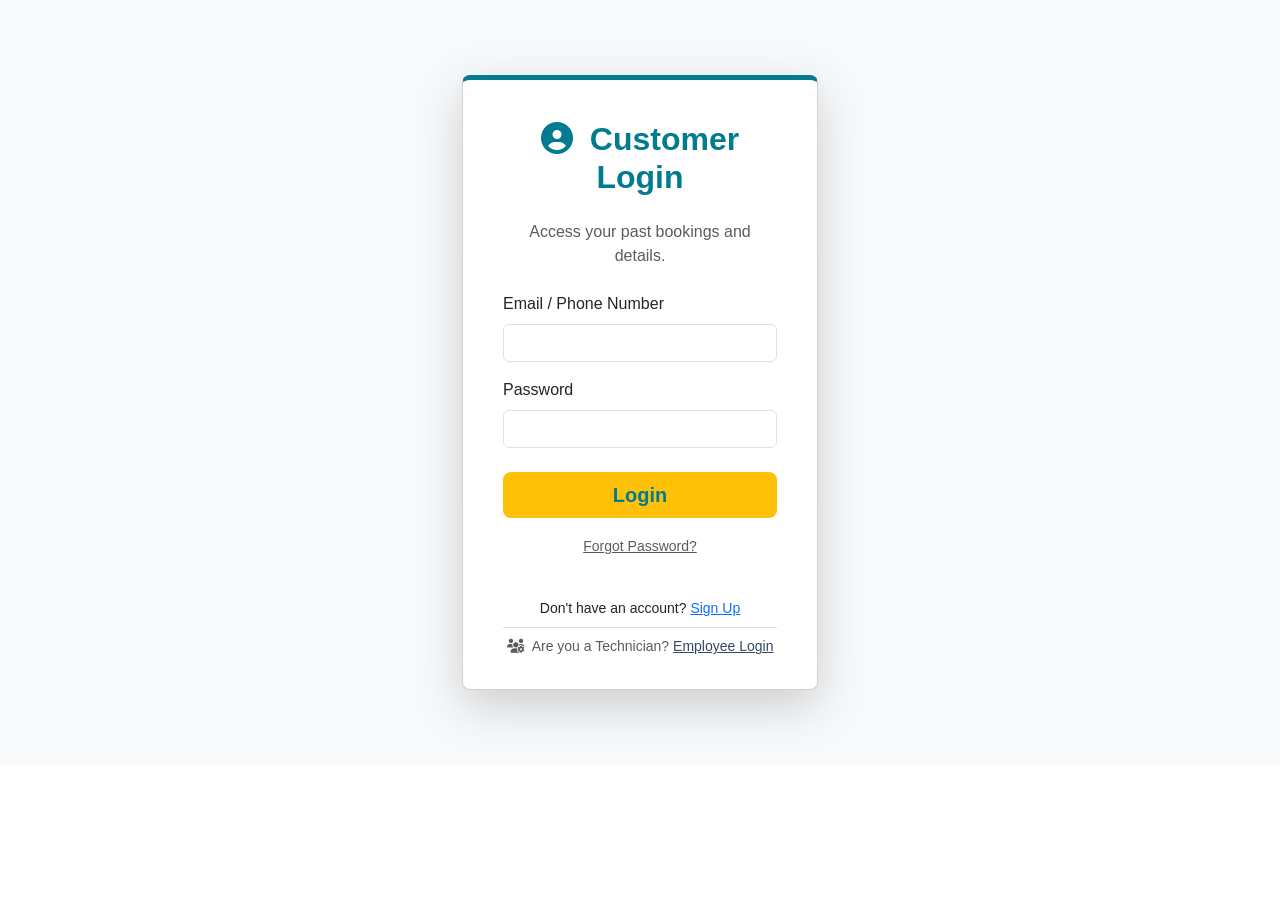
<file: Customer-login.html>
<!DOCTYPE html>
<html lang="en">
<head>
    <meta charset="UTF-8">
    <meta name="viewport" content="width=device-width, initial-scale=1.0">
    <title>Customer Login - QuickFixer</title>
      <link rel="icon" type="image/png" href="Quick-fixer-img/main-logo.png">
    
    <link href="https://cdn.jsdelivr.net/npm/bootstrap@5.3.3/dist/css/bootstrap.min.css" rel="stylesheet">
    <link rel="stylesheet" href="https://cdnjs.cloudflare.com/ajax/libs/font-awesome/6.5.2/css/all.min.css"> 
 <link rel="stylesheet" href="Quick-Fixer-Style/Main.css">
</head>
<body>

    <main>
        <section class="login-page py-5 d-flex align-items-center justify-content-center" style="min-height: 85vh; background-color: #f8f9fa;">
            <div class="container">
                <div class="row justify-content-center">
                    <div class="col-md-6 col-lg-4">

                        <div class="card shadow-lg p-4 login-form-card">
                            <div class="card-body">
                                
                                <h2 class="text-center fw-bold mb-4"><i class="fas fa-user-circle me-2"></i> Customer Login</h2>
                                <p class="text-center text-muted mb-4">Access your past bookings and details.</p>

                                <form action="process_customer_login.php" method="POST">
                                    
                                    <div class="mb-3">
                                        <label for="username" class="form-label">Email / Phone Number</label>
                                        <input type="text" class="form-control" id="username" name="username" required>
                                    </div>
                                    
                                    <div class="mb-4">
                                        <label for="password" class="form-label">Password</label>
                                        <input type="password" class="form-control" id="password" name="password" required>
                                    </div>
                                    
                                    <div class="d-grid mb-3">
                                        <button type="submit" class="btn btn-lg fw-bold login-btn">Login</button>
                                    </div>
                                    
                                    <div class="text-center">
                                        <a href="#" class="small text-muted">Forgot Password?</a>
                                    </div>
                                    
                                </form>
                            </div>
                            
                            <div class="card-footer text-center bg-transparent border-0 mt-3">
                                <p class="mb-2 small">Don't have an account? <a href="#">Sign Up</a></p>
                                <p class="mb-0 small text-muted border-top pt-2">
                                    <i class="fas fa-users-cog me-1"></i> Are you a Technician? <a href="Employ-login.html" style="color: var(--employee-color);">Employee Login</a>
                                </p>
                            </div>
                        </div>
                    </div>
                </div>
            </div>
        </section>
    </main>

    <script src="https://cdn.jsdelivr.net/npm/bootstrap@5.3.3/dist/js/bootstrap.bundle.min.js"></script>
</body>
</html>
</file>
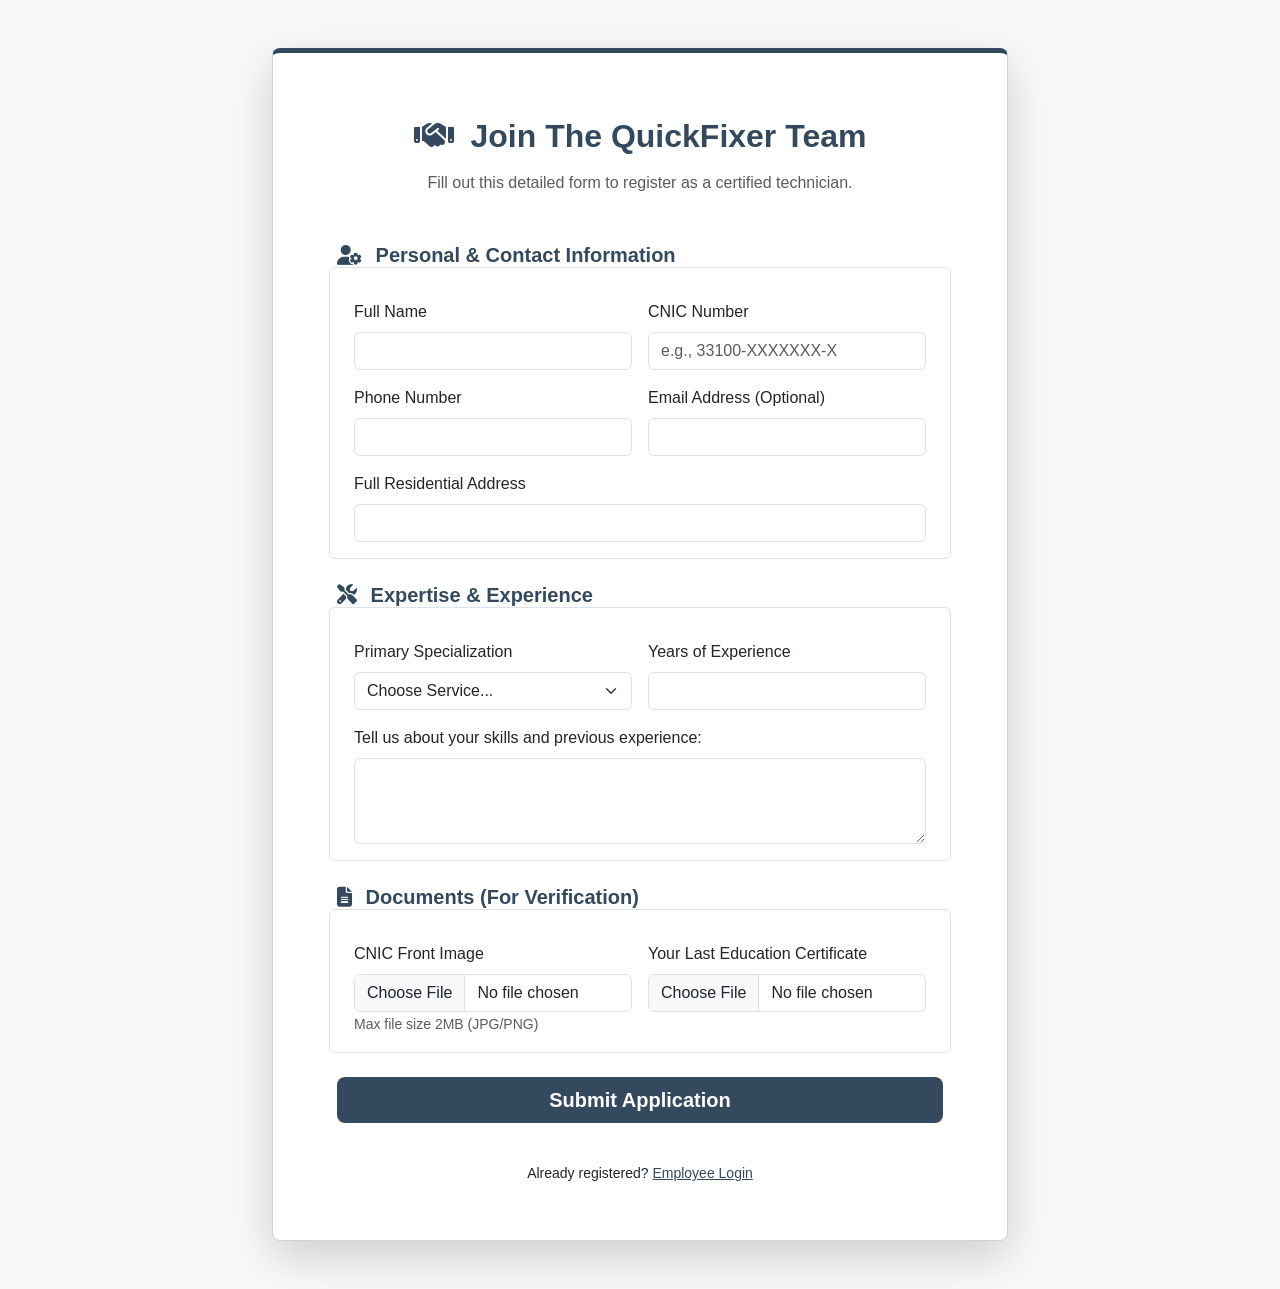
<file: Join-Team.html>
<!DOCTYPE html>
<html lang="en">
<head>
    <meta charset="UTF-8">
    <meta name="viewport" content="width=device-width, initial-scale=1.0">
    <title>Join Our Team - QuickFixer Technicians</title>
      <link rel="icon" type="image/png" href="Quick-fixer-img/main-logo.png">
    
    <link href="https://cdn.jsdelivr.net/npm/bootstrap@5.3.3/dist/css/bootstrap.min.css" rel="stylesheet">
    
    <link rel="stylesheet" href="https://cdnjs.cloudflare.com/ajax/libs/font-awesome/6.5.2/css/all.min.css">
    <link rel="stylesheet" href="Quick-Fixer-Style/Main.css">
    
    <style>
        :root {
            --primary-color: #007b8f; 
            --employee-color: #34495e; 
        }
        
      
    </style>
</head>
<body>
    <main>
        <section class="registration-page py-5 d-flex align-items-center justify-content-center" style="min-height: 85vh; background-color: #f8f9fa;">
            <div class="container">
                <div class="row justify-content-center">
                    <div class="col-lg-8">

                        <div class="card shadow-lg p-5 registration-form-card">
                            <div class="card-body">
                                
                                <h2 class="text-center fw-bold mb-3"><i class="fas fa-handshake me-2"></i> Join The QuickFixer Team</h2>
                                <p class="text-center text-muted mb-5">Fill out this detailed form to register as a certified technician.</p>

                                <form action="process_technician_registration.php" method="POST" enctype="multipart/form-data">
                                    
                                    <h3 class="fs-5 fw-bold mb-3"><i class="fas fa-user-gear me-2"></i> Personal & Contact Information</h3>
                                    <div class="row g-3 mb-4 border p-3 rounded">
                                        <div class="col-md-6">
                                            <label for="fullName" class="form-label">Full Name</label>
                                            <input type="text" class="form-control" id="fullName" name="fullName" required>
                                        </div>
                                        <div class="col-md-6">
                                            <label for="cnic" class="form-label">CNIC Number</label>
                                            <input type="text" class="form-control" id="cnic" name="cnic" placeholder="e.g., 33100-XXXXXXX-X" required>
                                        </div>
                                        <div class="col-md-6">
                                            <label for="phone" class="form-label">Phone Number</label>
                                            <input type="tel" class="form-control" id="phone" name="phone" required>
                                        </div>
                                        <div class="col-md-6">
                                            <label for="email" class="form-label">Email Address (Optional)</label>
                                            <input type="email" class="form-control" id="email" name="email">
                                        </div>
                                        <div class="col-12">
                                            <label for="address" class="form-label">Full Residential Address</label>
                                            <input type="text" class="form-control" id="address" name="address" required>
                                        </div>
                                    </div>

                                    <h3 class="fs-5 fw-bold mb-3 mt-4"><i class="fas fa-tools me-2"></i> Expertise & Experience</h3>
                                    <div class="row g-3 mb-4 border p-3 rounded">
                                        <div class="col-md-6">
                                            <label for="specialization" class="form-label">Primary Specialization</label>
                                            <select class="form-select" id="specialization" name="specialization" required>
                                                <option selected disabled>Choose Service...</option>
                                                <option>Electrician</option>
                                                <option>Plumber</option>
                                                <option>AC Technician</option>
                                                <option>General Handyman</option>
                                                <option>Home Painter</option>
                                            </select>
                                        </div>
                                        <div class="col-md-6">
                                            <label for="experience" class="form-label">Years of Experience</label>
                                            <input type="number" class="form-control" id="experience" name="experience" min="1" required>
                                        </div>
                                        <div class="col-12">
                                            <label for="about" class="form-label">Tell us about your skills and previous experience:</label>
                                            <textarea class="form-control" id="about" name="about" rows="3" required></textarea>
                                        </div>
                                    </div>

                                    <h3 class="fs-5 fw-bold mb-3 mt-4"><i class="fas fa-file-alt me-2"></i> Documents (For Verification)</h3>
                                    <div class="row g-3 mb-4 border p-3 rounded">
                                        <div class="col-md-6">
                                            <label for="cnicFront" class="form-label">CNIC Front Image</label>
                                            <input type="file" class="form-control" id="cnicFront" name="cnicFront">
                                            <small class="text-muted">Max file size 2MB (JPG/PNG)</small>
                                        </div>
                                        <div class="col-md-6">
                                            <label for="policeVerification" class="form-label">Your Last Education Certificate </label>
                                            <input type="file" class="form-control" id="policeVerification" name="policeVerification">
                                        </div>
                                    </div>
                                    
                                    <div class="d-grid mt-4">
                                        <button type="submit" class="btn btn-lg fw-bold register-btn">Submit Application</button>
                                    </div>

                                </form>
                            </div>
                            
                            <div class="card-footer text-center bg-transparent border-0 mt-3">
                                <p class="mb-0 small">Already registered? <a href="Employ-login.html" style="color: var(--employee-color);">Employee Login</a></p>
                            </div>
                        </div>
                    </div>
                </div>
            </div>
        </section>
    </main>

    </body>
</html>
</file>
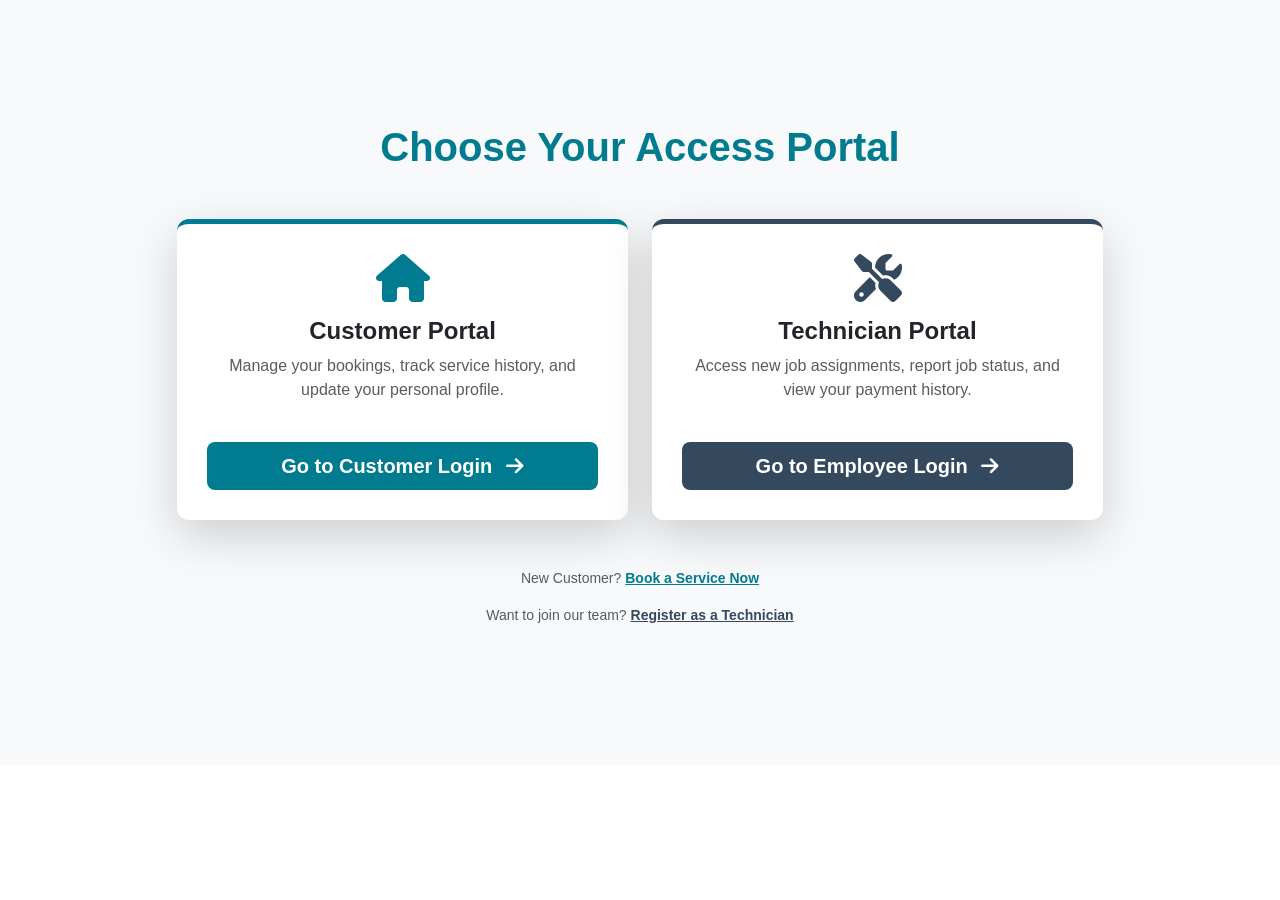
<file: login.html>
<!DOCTYPE html>
<html lang="en">

<head>
    <meta charset="UTF-8">
    <meta name="viewport" content="width=device-width, initial-scale=1.0">
    <title>Login Access - QuickFixer</title>
      <link rel="icon" type="image/png" href="Quick-fixer-img/main-logo.png">
    <link href="https://cdn.jsdelivr.net/npm/bootstrap@5.3.3/dist/css/bootstrap.min.css" rel="stylesheet">
    <link rel="stylesheet" href="https://cdnjs.cloudflare.com/ajax/libs/font-awesome/6.5.2/css/all.min.css">
    <link rel="stylesheet" href="Quick-Fixer-Style/Main.css">
</head>
<body>
    <main>
        <section class="chooser-hero">
            <div class="container">
                <h1 class="text-center fw-bold mb-5" style="color: var(--main-color);">Choose Your Access Portal</h1>

                <div class="row justify-content-center g-4">

                    <div class="col-md-5">
                        <div class="access-card customer-card shadow-lg">
                            <div>
                                <i class="fas fa-home icon"></i>
                                <h2 class="h4 fw-bold">Customer Portal</h2>
                                <p class="text-muted">Manage your bookings, track service history, and update your
                                    personal profile.</p>
                            </div>
                            <a href="Customer-login.html" class="btn btn-customer btn-lg mt-4">
                                Go to Customer Login <i class="fas fa-arrow-right ms-2"></i>
                            </a>
                        </div>
                    </div>

                    <div class="col-md-5">
                        <div class="access-card employee-card shadow-lg">
                            <div>
                                <i class="fas fa-tools icon"></i>
                                <h2 class="h4 fw-bold">Technician Portal</h2>
                                <p class="text-muted">Access new job assignments, report job status, and view your
                                    payment history.</p>
                            </div>
                            <a href="Employ-login.html" class="btn btn-employee btn-lg mt-4">
                                Go to Employee Login <i class="fas fa-arrow-right ms-2"></i>
                            </a>
                        </div>
                    </div>

                </div>

                <div class="text-center mt-5">
                    <p class="small text-muted">New Customer? <a href="Booking-page.html"
                            style="color: var(--main-color); font-weight: 600;">Book a Service Now</a></p>
                    <p class="small text-muted">Want to join our team? <a href="Join-Team.html"
                            style="color: var(--employee-color); font-weight: 600;">Register as a Technician</a></p>
                </div>
            </div>
        </section>
    </main>

    <script src="https://cdn.jsdelivr.net/npm/bootstrap@5.3.3/dist/js/bootstrap.bundle.min.js"></script>
</body>

</html>
</file>
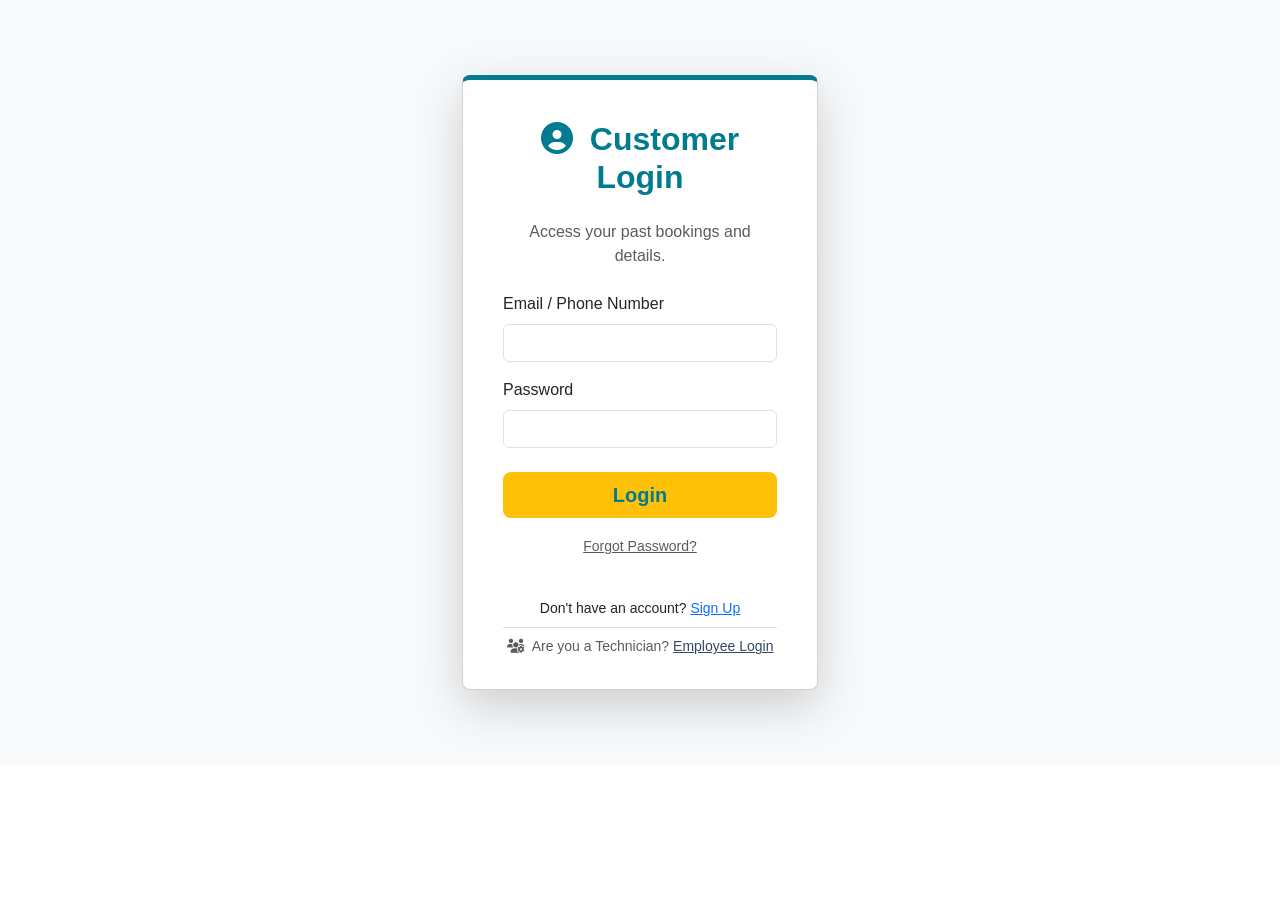
<file: Quick-Fixer-html/Customer-login.html>
<!DOCTYPE html>
<html lang="en">
<head>
    <meta charset="UTF-8">
    <meta name="viewport" content="width=device-width, initial-scale=1.0">
    <title>Customer Login - QuickFixer</title>
      <link rel="icon" type="image/png" href="../Quick-fixer-img/main-logo.png">
    
    <link href="https://cdn.jsdelivr.net/npm/bootstrap@5.3.3/dist/css/bootstrap.min.css" rel="stylesheet">
    <link rel="stylesheet" href="https://cdnjs.cloudflare.com/ajax/libs/font-awesome/6.5.2/css/all.min.css"> 
 <link rel="stylesheet" href="../Quick-Fixer-Style/Main.css">
</head>
<body>

    <main>
        <section class="login-page py-5 d-flex align-items-center justify-content-center" style="min-height: 85vh; background-color: #f8f9fa;">
            <div class="container">
                <div class="row justify-content-center">
                    <div class="col-md-6 col-lg-4">

                        <div class="card shadow-lg p-4 login-form-card">
                            <div class="card-body">
                                
                                <h2 class="text-center fw-bold mb-4"><i class="fas fa-user-circle me-2"></i> Customer Login</h2>
                                <p class="text-center text-muted mb-4">Access your past bookings and details.</p>

                                <form action="process_customer_login.php" method="POST">
                                    
                                    <div class="mb-3">
                                        <label for="username" class="form-label">Email / Phone Number</label>
                                        <input type="text" class="form-control" id="username" name="username" required>
                                    </div>
                                    
                                    <div class="mb-4">
                                        <label for="password" class="form-label">Password</label>
                                        <input type="password" class="form-control" id="password" name="password" required>
                                    </div>
                                    
                                    <div class="d-grid mb-3">
                                        <button type="submit" class="btn btn-lg fw-bold login-btn">Login</button>
                                    </div>
                                    
                                    <div class="text-center">
                                        <a href="#" class="small text-muted">Forgot Password?</a>
                                    </div>
                                    
                                </form>
                            </div>
                            
                            <div class="card-footer text-center bg-transparent border-0 mt-3">
                                <p class="mb-2 small">Don't have an account? <a href="#">Sign Up</a></p>
                                <p class="mb-0 small text-muted border-top pt-2">
                                    <i class="fas fa-users-cog me-1"></i> Are you a Technician? <a href="Employ-login.html" style="color: var(--employee-color);">Employee Login</a>
                                </p>
                            </div>
                        </div>
                    </div>
                </div>
            </div>
        </section>
    </main>

    <script src="https://cdn.jsdelivr.net/npm/bootstrap@5.3.3/dist/js/bootstrap.bundle.min.js"></script>
</body>
</html>
</file>
<file: Quick-Fixer-Style/Main.css>
@import url("Home.css");
@import url("About.css");
@import url("Services.css");
@import url("Global.css");
@import url("Contact.css");
@import url("auth-style.css");
</file>
